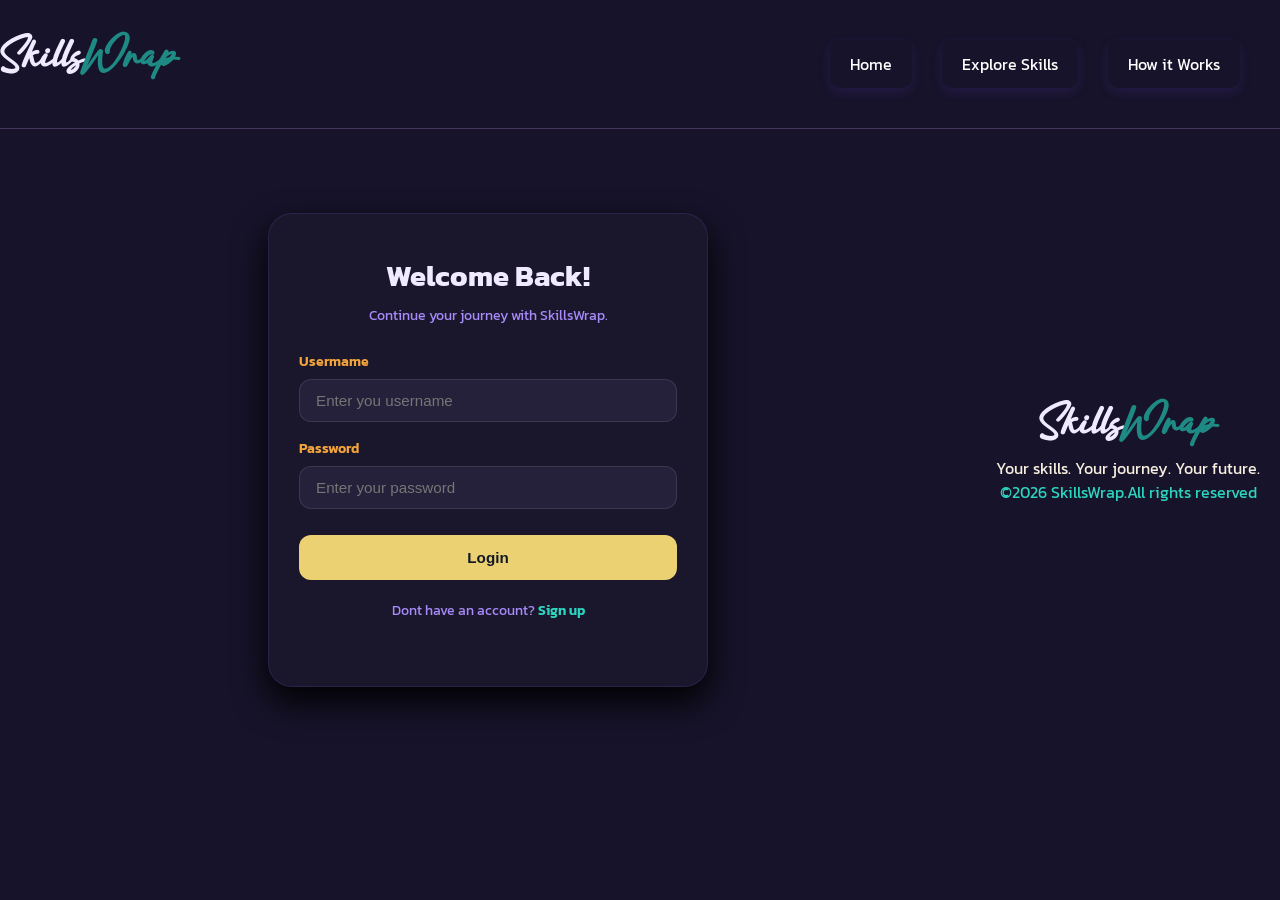
<file: login.html>
<!DOCTYPE html>
<html lang="en">
<head>
    <link rel="stylesheet" href="styles.css">
    <meta charset="UTF-8">
    <meta name="viewport" content="width=device-width, initial-scale=1.0">
    <title>LOG-IN</title>
     
</head>
<body class="auth-body">
    <header class="navbar3">
         <div class="logo">Skills<span class="black">Wrap</span></div>
            <nav class="nav-links">
                <a href="./" class="nav-button">Home</a>
                    <a href ="./#features" class="nav-button">Explore Skills</a>
                    <a href="./#how-it-works" class="nav-button">How it Works</a>
            </nav>
            </header>
    <!-- CONTAINER -->
<main class="login-container">
<h1>Welcome Back!</h1>
<p>Continue your journey with SkillsWrap.</p>
<form id="login-form">
    <label class="fullname">Usermame</label>
    <input type="text" id="username" name="username" class="signup-input" placeholder="Enter you username" required>

<label class="password">Password</label>
<input type="password" id="password" name="password" class="signup-input" placeholder="Enter your password" required minlength="8" maxlength="10">

    <button type="submit" class="primary-but">Login</button>
</form>

<p class="login-link">Dont have an account?
    <a href="signup.html" class="links">Sign up</a>
</p>
</main>
  <footer class="footer3">
    <a href="#home" class="logo">Skills<span class="black">Wrap</span></a>
    <p>Your skills. Your journey. Your future.</p>
    <p class="finish">&copy;2026 SkillsWrap.All rights reserved</p>
  </footer>
<script src="/script.js"></script>
</body>
</html>
</file>
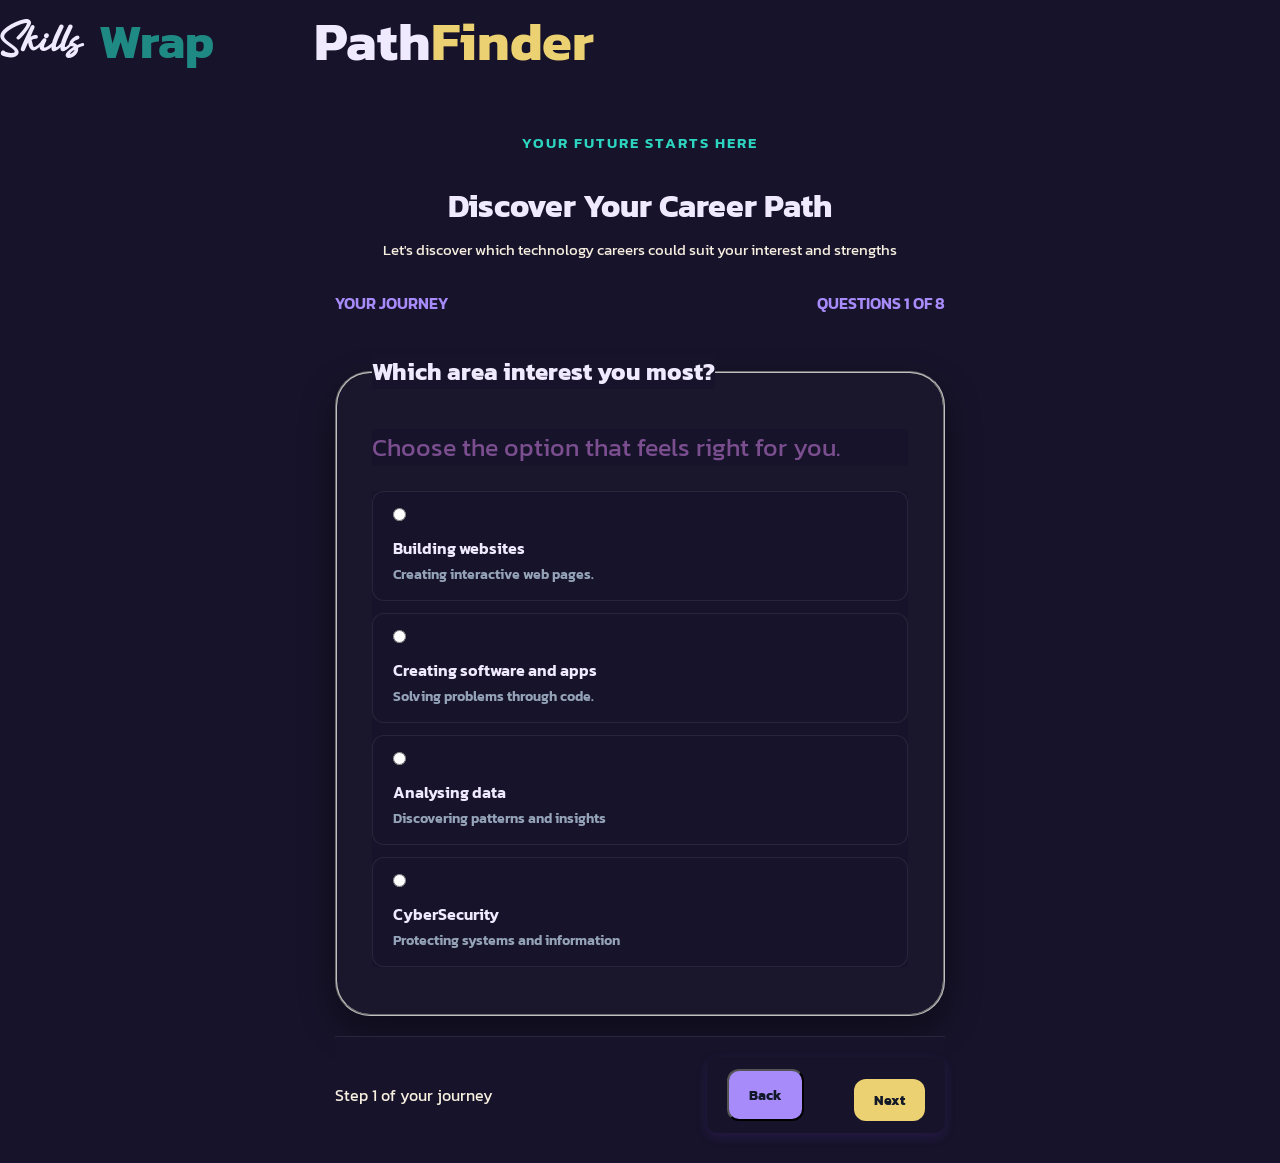
<file: pathfinder.html>
<!DOCTYPE html>
<html lang="en">
<head>
    <link rel="stylesheet" href="styles.css">
    <link rel="stylesheet" href="pathfinder.css">
    <meta charset="UTF-8">
    <meta name="viewport" content="width=device-width, initial-scale=1.0">
    <title>PathFinder|SkillsWrap</title>
</head>
<body>
<!-- TOP NAVIGATION -->
 <header class="pathfinder-navbar">
    <div class="nav-logos">
<div class="logo">Skills <span class="black">Wrap</span></div>
<div class="logo2">Path<span class="blacker">Finder</span></div>
</div>
 </header>

<!-- QUESTIONERS -->
<main class="pathfinder-container">
<section class="pathfinder-intro">
<p class="eyebrow">YOUR FUTURE STARTS HERE</p>
<h1>Discover Your Career Path </h1>
<p>Let's discover which technology careers could suit your interest and strengths</p>
</section>

<!-- PROGRESS INDICATOR -->
<section class="question-progress">
    <div class="progress-info">
        <span>YOUR JOURNEY</span>
        <span id="question-counter">QUESTIONS 1 OF 8</span>
    </div>
<div class="progress-track">
    <div class="progress-fill" id="progress-fill"></div>
</div>
</section>
    <!-- FIRST QUESTION -->
<form id="pathfinder-form">
    <fieldset class="question-card">
        <legend>Which area interest you most?</legend>
        <p class="question-description"> Choose the option that feels right for you.</p>
        <div class="option-grid">
            <label class="answer-option">
                <input type="radio" name="interest" value="web">
                <span class="answer-content">
                    <span class="answer-title">Building websites</span>
                    <span class="answer-description">Creating interactive web pages.</span>
                </span>
            </label>
            <label class="answer-option">
                <input type="radio" name="interest" value="software">
                <span class="answer-content">
                    <span class="answer-title">Creating software and apps</span>
                    <span class="answer-description">Solving problems through code.</span>
                </span>

            </label>
            <label  class="answer-option">
                <input type="radio" name="interest" value="data">
                <span class="answer-content">
                    <span class="answer-title">Analysing data</span>
                    <span class="answer-description">Discovering patterns and insights</span>
                </span>
            </label>
            <label  class="answer-option">
                <input type="radio" name="interest" value="cyber">
                <span class="answer-content">
                    <span class="answer-title">CyberSecurity</span>
                    <span class="answer-description">Protecting systems and information</span>
                </span>
            </label>
        </div>
    </fieldset>
    <!-- QUESTION TWO -->
    <fieldset class="question-card" hidden>
        <legend>What kind of problems do you enjoy solving?</legend>
        <p class="question-description">Choose the type of challenge that excites you most.</p>
        <div class="answer-options">

            <label class="answer-option">
                <input type="radio" name="interest" value="web">

                <span class="answer-content">
                    <span class="answer-title">Visual and design problems</span>
                
            <span class="answer-description">Making websites look and work better.</span>
            </span>
        </label>
        <label class="answer-option">
                        <input type="radio" name="interest" value="software">

                <span class="answer-content">
                    <span class="answer-title">Logical and technical problems</span>
                
            <span class="answer-description">Figuring how code and stystem should work.</span>
            </span>
        </label>

              <label class="answer-option">
                        <input type="radio" name="interest" value="data">

                <span class="answer-content">
                    <span class="answer-title">Questions that need evidence</span>
                
            <span class="answer-description">Using information to discover answers.</span>
            </span>
        </label>

                      <label class="answer-option">
                        <input type="radio" name="interest" value="cyber">

                <span class="answer-content">
                    <span class="answer-title">Security mysteries</span>
                
            <span class="answer-description">Investigating risks and finding weaknesses.</span>
            </span>
        </label>
        </div>
    </fieldset>

    <!-- QUESTION THREE -->
            <fieldset class="question-card" hidden>
        <legend>Which strengths describe you best?</legend>
        <p class="question-description">Choose the strength that sounds most like you .</p>
        <div class="answer-options">

            <label class="answer-option">
                <input type="radio"name="interest" value="web">

                <span class="answer-content">
                    <span class="answer-title">Creativity</span>
                
            <span class="answer-description">I enjoy coming up with ideas and creating things.</span>
            </span>
        </label>
        <label class="answer-option">
                        <input type="radio"name="interest" value="software">

                <span class="answer-content">
                    <span class="answer-title">Logical thinking</span>
                
            <span class="answer-description">I enjoy breaking problems down and finding solutions.</span>
            </span>
        </label>

                <label class="answer-option">
                        <input type="radio"name="interest" value="data">

                <span class="answer-content">
                    <span class="answer-title">Attention to detail</span>
                
            <span class="answer-description">I notice patterns, details, and things others might miss.</span>
            </span>
        </label>


                        <label class="answer-option">
                        <input type="radio"name="interest" value="cyber">

                <span class="answer-content">
                    <span class="answer-title">Investigation</span>
                
            <span class="answer-description">I like asking questions and figuring out what went wrong.</span>
            </span>
        </label>
        </div>
     </fieldset>

 
<!-- QUESTION FOUR -->
<fieldset class="question-card" hidden>
        <legend>What would you mostly enjoy creating or working with?</legend>
        <p class="question-description">Imagine the kind of work you'd enjoy doing.</p>
        <div class="answer-options">

            <label class="answer-option">
                <input type="radio" name="interest" value="web">

                <span class="answer-content">
                    <span class="answer-title">Websites and digital experiences</span>
                
            <span class="answer-description">Building attractive, interactive websites.</span>
            </span>
        </label>

            <label class="answer-option">
                <input type="radio" name="interest" value="software">

                <span class="answer-content">
                    <span class="answer-title">Software and applications</span>
                
            <span class="answer-description">Creating tools that solve everyday problems.</span>
            </span>
        </label>
        


            <label class="answer-option">
                <input type="radio" name="interest" value="data">

                <span class="answer-content">
                    <span class="answer-title">Data and reports</span>
                
            <span class="answer-description">Turning information into useful insights.</span>
            </span>
        </label>



            <label class="answer-option">
                <input type="radio" name="interest" value="cyber">

                <span class="answer-content">
                    <span class="answer-title">Secure sytems</span>
                
            <span class="answer-description">Helping keep technology and information safe.</span>
            </span>
        </label>
        </div>
    </fieldset>

    <!-- QUESTION FIVE -->
        <fieldset class="question-card" hidden>
        <legend>How do you prefer to approach a challenge?</legend>
        <p class="question-description">There's no wrong answer.Choose what feels natural to you.</p>
        <div class="answer-options">

            <label class="answer-option">
                <input type="radio"name="interest" value="web">

                <span class="answer-content">
                    <span class="answer-title">Experiment and create</span>
                
            <span class="answer-description">I like trying ideas and seeing what works.</span>
            </span>
        </label>

            <label class="answer-option">
                <input type="radio"name="interest" value="software">

                <span class="answer-content">
                    <span class="answer-title">Plan and solve logically</span>
                
            <span class="answer-description">I break a challenge into steps and work through it.</span>
            </span>
        </label>


            <label class="answer-option">
                <input type="radio"name="interest" value="data">

                <span class="answer-content">
                    <span class="answer-title">Analyse the evidence</span>
                
            <span class="answer-description">I look at facts and and patterns before deciding.</span>
            </span>
        </label>

            <label class="answer-option">
                <input type="radio"name="interest" value="cyber">

                <span class="answer-content">
                    <span class="answer-title">Investigating the cause </span>
                
            <span class="answer-description">I search for clues and figure out what went wrong.</span>
            </span>
        </label>
        </div>
    </fieldset>

<!-- QUESTION SIX -->
       <fieldset class="question-card" hidden>
        <legend>Which kind of task would keep you curious?</legend>
        <p class="question-description">Choose the task you;d be most excited to explore.</p>
        <div class="answer-options">

            <label class="answer-option">
                <input type="radio"name="interest"value="web">

                <span class="answer-content">
                    <span class="answer-title">Improving a website</span>
                
            <span class="answer-description">Making a website more useful, attractive , and interactive.</span>
            </span>
        </label>

            <label class="answer-option">
                <input type="radio"name="interest"value="software">

                <span class="answer-content">
                    <span class="answer-title">Building a new feature</span>
                
            <span class="answer-description">Writing code to make an application do something new.</span>
            </span>
        </label>



            <label class="answer-option">
                <input type="radio"name="interest"value="data">

                <span class="answer-content">
                    <span class="answer-title">Finding a new trend in data</span>
                
            <span class="answer-description">Discovering what numbers and information reveal.</span>
            </span>
        </label>

 <label class="answer-option">
                <input type="radio"name="interest"value="cyber">

                <span class="answer-content">
                    <span class="answer-title">Finding a security weakness</span>
                
            <span class="answer-description">Investing how a system could be made safer.</span>
            </span>
        </label>
        </div>
</fieldset>

<!-- QUESTION SEVEN -->
       <fieldset class="question-card" hidden>
        <legend>What's your current experience with technology?</legend>
        <p class="question-description">This helps us prersonalise your learning roadmap.</p>
        <div class="answer-options">

            <label class="answer-option">
                <input type="radio" name="interest" value="beginner">

                <span class="answer-content">
                    <span class="answer-title">I'm a beginner </span>
                
            <span class="answer-description">I'm just starting and still learning the basics.</span>
            </span>
        </label>

    <label class="answer-option">
                <input type="radio" name="interest" value="some-practise">

                <span class="answer-content">
                    <span class="answer-title">I have some experience </span>
                
            <span class="answer-description">I've learned some concepts and practised a little.</span>
            </span>
        </label>

    <label class="answer-option">
                <input type="radio" name="interest" value="building-projects">

                <span class="answer-content">
                    <span class="answer-title">I've built a few projects </span>
                
            <span class="answer-description">I've applied my skills to create working projects.</span>
            </span>
        </label>
        </div>
</fieldset>
<!-- QUESTION EIGHT  -->
           <fieldset class="question-card" hidden>
        <legend>What would you most like to achieve in your tech career?</legend>
        <p class="question-description">Think about the kind of impact you'd love to make.</p>
        <div class="answer-options">

            <label class="answer-option">
                <input type="radio"name="interest" value="web">

                <span class="answer-content">
                    <span class="answer-title">Create amazing digital experiences</span>
                
            <span class="answer-description">Building websites that people enjoy using.</span>
            </span>
        </label>

            <label class="answer-option">
                <input type="radio"name="interest" value="software">

                <span class="answer-content">
                    <span class="answer-title">Build solutions to real problems</span>
                
            <span class="answer-description">Develop software and application that make life easier.</span>
            </span>
        </label>



            <label class="answer-option">
                <input type="radio"name="interest" value="data">

                <span class="answer-content">
                    <span class="answer-title">Turn data into useful decisions</span>
                
            <span class="answer-description">Help people and businesses understand information.</span>
            </span>
        </label>

            <label class="answer-option">
                <input type="radio"name="interest" value="cyber">

                <span class="answer-content">
                    <span class="answer-title">Protect people and technology</span>
                
            <span class="answer-description">Help keep systems, account ,and information secure.</span>
            </span>
        </label>
        </div>
</fieldset>
<!-- NAVIGATIONS BUTTON -->
<div class="question-nav">
    <span class="step-caption">Step 1 of your journey</span>
    <div class="nav-button">
    <button type="button" id="back-qn" class="secondary-but">Back</button>
    <button type="button" id="next-qn" class="primary-but">Next</button>
    </div>  
    
</div>
</form>
<div id="results-container" style="display:none;"></div>  
</main>
    <script src="script.js"></script>
</body>
</html>
</file>
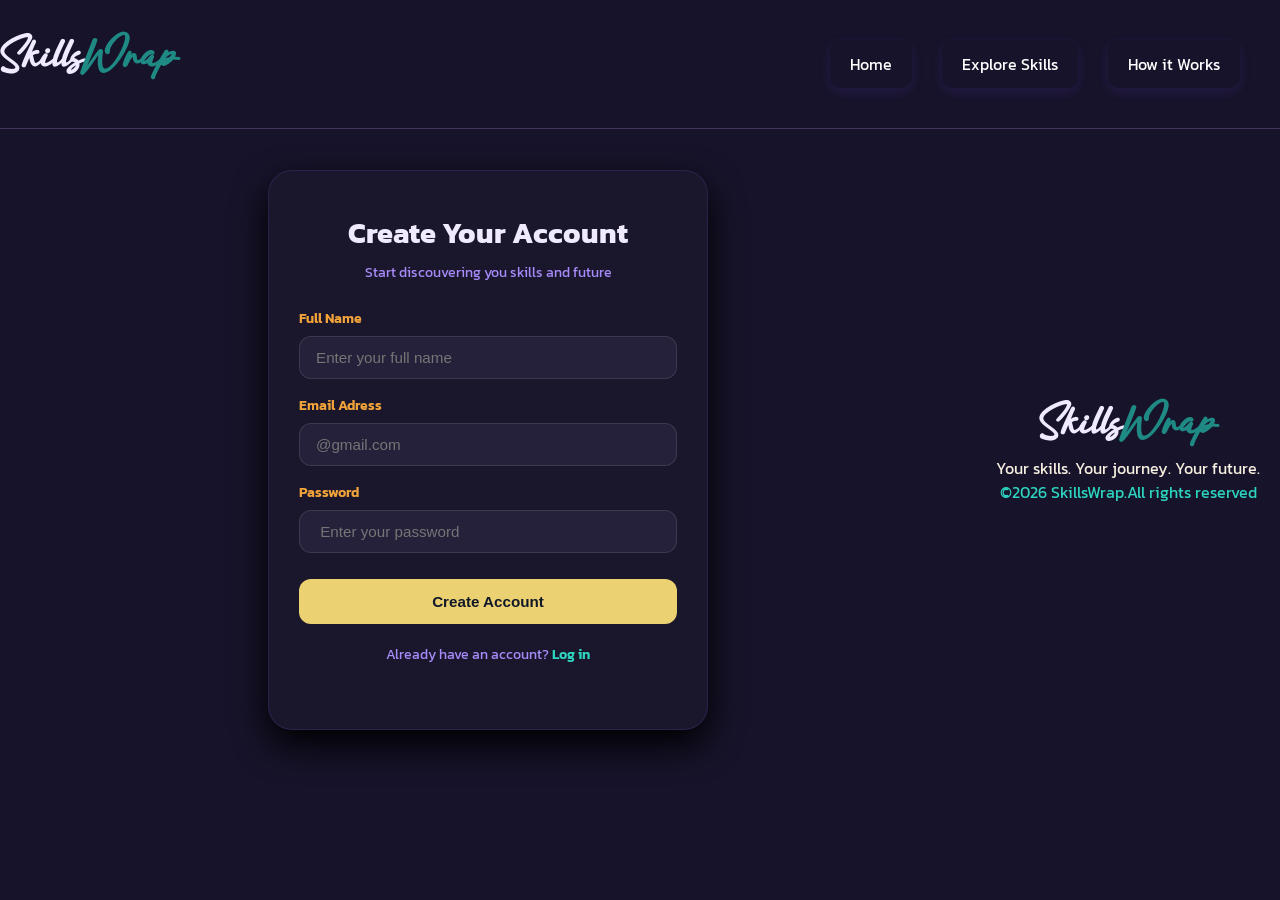
<file: signup.html>
<!DOCTYPE html>
<html lang="en">
<head>
      <link rel="stylesheet" href="styles.css">
    <meta charset="UTF-8">
    <meta name="viewport" content="width=device-width, initial-scale=1.0">
    <title>Skills Wrap - Create an account</title>
</head>
<body class="auth-body">
     <header class="navbar2">

         <div class="logo">Skills<span class="black">Wrap</span></div>
            <nav class="nav-links">
                <a href="./" class="nav-button">Home</a>
                    <a href ="./#features" class="nav-button">Explore Skills</a>
                    <a href="./#how-it-works" class="nav-button">How it Works</a>
            </nav>
    </header> 
 <main class="signup-container">
    <h1>Create Your Account</h1>
    <p>Start discouvering you skills and future</p>
    <form id="signup-form">
        <label class="fullname">Full Name</label>
        <input type="text" id="fullname" class="signup-input" placeholder="Enter your full name" required>


        <label class="email">Email Adress</label>
        <input type="email" id="email" class="signup-input" placeholder="@gmail.com" required>

        <label class="Password">Password</label>
        <input type="password" id="password"  class="signup-input" placeholder=" Enter your password " required minlength="8" maxlength="10">

        <button type="submit" class="primary-but">Create Account</button>
    </form>
    <p class="login-link">Already have an account?
    <a href="login.html" class="links">Log in</a>
        </p>
 </main>  
   <footer class="footer2">
    <a href="#home" class="logo">Skills<span class="black">Wrap</span></a>
    <p>Your skills. Your journey. Your future.</p>
    <p class="finish">&copy;2026 SkillsWrap.All rights reserved</p>
  </footer> 
<script src="script.js"></script> 
</body>
</html>
</file>
<file: styles.css>
@import url('https://fonts.googleapis.com/css2?family=Kanit:ital,wght@0,100;0,200;0,300;0,400;0,500;0,600;0,700;0,800;0,900;1,100;1,200;1,300;1,400;1,500;1,600;1,700;1,800;1,900&display=swap');


@font-face{
    font-family: "Astoria";
    src:url("fonts/astoria_2/Astoria.otf")
    format("opentype");
    font-weight: 400;
    font-style: normal;
}
@font-face {
    font-family: "Milestone";
    src: url(fonts/milesdane/Milesdane\ Trial.otf)
    format("opentype");
    font-weight: 400;
    font-style: normal;
}

 *{
    margin: 0;
    padding: 0;
    box-sizing: border-box;
 }

body{
    margin: 0;
    padding: 0;
    box-sizing: border-box;
    font-family: "Kanit",sans-serif;
    background-color: #17132A;
    color:#F7EFE0;
    
}
/* NAVBAR */
.navbar{
    display: flex;
    justify-content: space-between;
    align-items: center;
    padding-bottom: 10px;
    border-bottom:1px solid #44365C;
    margin-bottom: 10px;
    position: fixed;
    left: 0;
    top: 0;
    right: 0;
}
/* LOGO */
.logo{
    font-size: 50px;
    font-weight: bold;
    text-decoration: none;
    font-family: "Astoria",sans-serif;
    color:#f0eaff;
}
/* NAVIGATION LINKS */
.nav-links{
    display: flex;
    align-items: center;
    gap:30px;
    list-style: none;
    text-decoration: none;
    margin:20px;
    padding: 20px;
    margin-bottom:10px;
    border-bottom:10px;
}

/* GET STARTED BUTTON */
.nav-button{
    color:white;
    padding:12px 20px;
    border-radius: 10px;
    text-decoration: none;
    box-shadow:0 4px 12px rgba(112,71,235,0.15);
     transition: 0.3s ease, box-shadow 0.3s ease,transform 0.3s ease; 
}
.nav-button:hover{
    background-color: #1F8A83;
    transform: translateY(-3px);
}
/* HERO SECTION */
.hero{
    display: flex;
    align-items: center;
    justify-content: space-between;
    gap: 40px;
    border-bottom:1px solid #44365C;
    margin-bottom: 10px;
    padding-top: 10em;
}
.hero-content{
    flex:1;
  
} 
.hero-image{
    display:grid;
    grid-template-rows: 1fr 1fr;
    gap:10px; 
    border-radius: 20px;
} 

.hero-content h1{
color: #F7EFE0;
font-size: 70px;
padding:50px;
}
.hero-description{
    padding:20px;
    font-size: 20px;
    color:  #f0eaff;
}

.eyebrow{
    color: #7A4E8F;
    font-size: 20px;
    display: inline-block;
    margin-bottom: 16px;
    padding: 20px;

}
.black{
    color:#1F8A83;
}
/* HERO BUTTONS */
.btn-primary{
    background-color:  #F2A33A;
    color: #7A4E8F;
    padding: 12px 20px;
    border-radius: 10px;
    text-decoration: none;
    font-weight: 700;
    box-shadow: 0 4px 12px rgba(112,71,235,0.15);
     transition: 0.3s ease, box-shadow 0.3s ease,transform 0.3s ease; 
}
.btn-primary:hover{
    background-color: #f0eaff;
    transform: translateY(-2px);
}
.btn-secondary{ 
       background-color: #7A4E8F;
    color: #F7EFE0;
    padding: 12px 20px;
    border-radius: 10px;
    text-decoration: none;
    font-weight: 700;
    box-shadow: 0 4px 12px rgba(112,71,235,0.15);
     transition: 0.3s ease, box-shadow 0.3s ease,transform 0.3s ease
}
.btn-secondary:hover{
      background-color: #1F8A83;
    transform: translateY(-2px);
}
/* FEATURE CONTAINER */
.features{
    padding:100px 40px;
    text-align: center;
    background-color: #17132a;
 border-bottom:1px solid #44365C;
    margin-bottom: 10px;

}
.features .section-heading{

    margin: 0 auto 60px auto;
    align-items: center;
    padding: 20px;
    font-size: 36px;
    font-style: "Kanit" san serif;
}
.features h3{
    font-size :2.2rem;
    font-weight: 700;
    line-height: 1.2;
    color:#fbbf24;
    margin-bottom: 10px;
}
.feature-container{
    display:grid;
    grid-template-columns: repeat(4,1fr);
    gap:20px;
    max-width: 1280px;
    margin: 0 auto;
    text-align: left;
}
.feature-card{
    border: 1px solid rgba(139, 92, 246,0.15);
    border-radius: 20px;
    padding: 28px 22px;
    display: flex;
    flex-direction: column;
    justify-content: space-between;
    transition:all 0.25s ease;
}

 .feature-card img{
    height: 36px;
    object-fit: contain;
    margin-bottom: 20px;
    padding:8px;
    border-radius: 12px;
 }
 .feature-card p{
    color:#94a3b8;
    font-size: 0.95rem;
    line-height: 1.5;
    margin-bottom: 24px;
 }
 
 .feature-butt{
    color: #f0eaff;
    text-decoration: none;
    font-weight: 600;
    font-size: 0.85rem;
    transition: color 0.2s ease;
 }
 .feature-butt:hover{
    transform: translateY(-4px);
    text-decoration: underline;
    color: #a78bfa;
 }
 /* HOW IT WORKS */
 .how-it-works{
    padding:100px 40px;
    background-color: #17132a;
    text-align: center;
     border-bottom:0.5px solid #44365C;
    margin-bottom: 8px;

}
.section-heading{
max-width: 700px;
margin:0 auto 60px auto;
}
.how-it-works h2{
    font-size: 2.2rem;
    font-weight: 700;
    color:#f0eaff;
    margin-bottom: 10px;
}
.section-heading p{
    color:#94a3b8;
    font-size: 1.2rem;
}
/* STEPS CONTAINER */
.steps-container{
    display: grid;
    grid-template-columns: repeat(4,1fr);
    gap:30px;
    max-width: 1200px;
    margin:0 auto 80px auto;
    text-align: left;
}
.step{ 
    background-color: #1a172c;
    /* border: 1px solid rgba(139, 92, 246,0.15); */
      box-shadow:0 4px 12px rgba(112,71,235,0.15);
     transition: 0.3s ease, box-shadow 0.3s ease,transform 0.3s ease; 
     border-radius: 20px;
    
}
.step:hover{
    transform: translateY(-4px);
    border-color: #a78bfa;
}
.step h3{
    font-size:1.2rem;
    font-weight: 700;
    color:#2dd4bf;
    margin-bottom: 12px;
}
/* FOOTER */
.footer{
      padding:20px;
    background-color: #17132a;
    text-align: center;
}
.finish{
    color:#2dd4bf
}
/* SIGN UP AND LOGIN CONTAINER */
.auth-body{
    display: flex;
    justify-content: center;
    align-items: center;
    min-height: 100vh;
    background-color: #17132A;
}
.signup-container,
.login-container{
    background-color: #1a172c;
    border: 1px solid rgba(139, 92, 246,0.15);
     width:100%;
    max-width: 440px;
    margin:0 auto;
    padding: 40px 30px;
    box-sizing: border-box;
    border-radius: 24px;
    box-shadow: 0 15px 35px rgba(0,0,0.4);
    transition: all 0.3s ease;
}
.signup-container:hover,
.login-container:hover{
    transform: translateY(-3px);
    border-color: #a78bfa;
}
/* PAGE HEADINGS */
.signup-container h1,
.login-container h1{
    color:#f0eaff;
    font-size: 1.8rem;
    text-align: center;
    margin-bottom: 8px;
}
.signup-container p,
.login-container p{
    color: #a78bfa;
    text-align: center;
    font-size: 0.9rem;
    margin-bottom: 24px;
    line-height: 1.5;
}
/* FORM LAYOUT */
#signup-form,
#login-form{
    display:flex;
    flex-direction: column;
    gap:16px;
}
label{
    color:#F2A33A;
    font-weight: 600;
    font-size: 0.85rem;
    margin-bottom: -8px;
}
/* INPUT FIELDS */
.signup-input{
    width:100%;
    box-sizing: border-box;
    padding: 12px 16px;
    border:1px solid rgba(255,255,255,0.1);
    border-radius: 12px;
    background-color: #25213b;
    color:#f0eaff;
    font-size: 0.95rem;
    outline:none;
    transition: border-color 0.2s ease, box-shadow 0.24s ease;
}
.signup-input:focus{
    border-color: #a78bfa;
    box-shadow: 0 0 0 3px rgba(167, 139 250, 0.15);
}
/* BUTTONS */
.primary-but{
    width:100%;
    border: none;
    cursor:pointer;
    background-color: #ebd172;
    color: #111827;
    padding: 14px;
    border-radius: 12px;
    font-size: 0.95rem;
    font-weight: 700;
    margin-top: 10px;
    transition: transform 0.2s ease, box-shadow 0.24s ease;;
}
.primary-but:hover{
    transform: translateY(-2px);
    opacity: 0.95;
}
/* SWITCH LINKS */
.login-link{
    margin-top: 20px;
    text-align: center;
    font-size: 0.85rem;
    color:#a78bfa;
}
.links{
    color:#2dd4bf;
    font-weight:600;
    text-decoration: none;
}
.links:hover{
    text-decoration: underline;
}
/* SIGNUP AND LOGIN NAVS */
.navbar2{
    display: flex;
    justify-content: space-between;
    align-items: center;
    padding-bottom: 10px;
    border-bottom:1px solid #44365C;
    margin-bottom: 10px;
    position: fixed;
    left: 0;
    top: 0;
    right: 0;
}
/* FOOTER */
.footer2{
      padding:20px;
    background-color: #17132a;
    text-align: center;
}
.navbar3{
    display: flex;
    justify-content: space-between;
    align-items: center;
    padding-bottom: 10px;
    border-bottom:1px solid #44365C;
    margin-bottom: 10px;
    position: fixed;
    left: 0;
    top: 0;
    right: 0;
}
.footer3{
      padding:20px;
    background-color: #17132a;
    text-align: center;
}
</file>
<file: pathfinder.css>
@import url('https://fonts.googleapis.com/css2?family=Kanit:ital,wght@0,100;0,200;0,300;0,400;0,500;0,600;0,700;0,800;0,900;1,100;1,200;1,300;1,400;1,500;1,600;1,700;1,800;1,900&display=swap');

@font-face{
    font-family: "Astoria";
    src:url("fonts/astoria_2/Astoria.otf")
    format("opentype");
    font-weight: 400;
    font-style: normal;
}
@font-face {
    font-family: "Milestone";
    src: url(fonts/milesdane/Milesdane\ Trial.otf)
    format("opentype");
    font-weight: 400;
    font-style: normal;
}

* *{
    margin: 0;
    padding: 0;
    box-sizing: border-box;
    font-family: "Kanit",sans-serif;
    background-color: #17132A; 
}

/* PATHFINDER NAVBARS */
.pathfinder-nav{
    display: flex;
    align-items: center;
    justify-content: space-between;
    padding: 20px 40px;
    background-color: #17132A;
    border-bottom: 1px solid rgba(255, 255, 255, 0.08);
}
.nav-logos{
    display: flex;
    align-items: center;
    gap: 100px;
}
.logo{
    font-size: 3.0rem;
    font-weight: 700;
    color: #f0eaff;
}
.logo2{
    font-size: 3.4rem;
    font-weight: 700;
    color: #f0eaff;;
}
.blacker{
    color:#ebd172
}
/* MAIN CONTAINER */
.pathfinder-container{
    max-width: 650px;
    margin:30px auto;
    padding:0 20px;
}
.pathfinder-form{
    display: grid;
    grid-template-columns: repeat(2, 1fr);
    gap:15px;
    margin-top: 15px;
}
/* INTRO SECTION */
.pathfinder-intro{
    text-align: center;
    margin-bottom: 30px;
}
.eyebrow{
    color: #2dd4bf;
    font-size: 1.0rem;
    font-weight: 600;
    letter-spacing: 2px;
    margin-bottom: 8px;
}
.pathfinder-intro h1{
    font-size: 2rem;
    color:#f0eaff;
    margin-bottom: 8px;
}
.pathfinder-intro p{
    font-size: 0.95rem;
}
/* PROGRESS BAR */
.question-progress{
    margin-bottom: 25px;
} 
.progress-info{
    display: flex;
    justify-content: space-between;
    font-size: 1rem;
    color: #a78bfa;
    margin-bottom: 8px;
    font-weight: 600;
}
.progress-track{
    width:100%;
    height: 6px;
    border-radius: 3px;
    overflow: hidden;
}
/* .progress-fill{
    width:12.5%;
    height:100%;
    background-color: #ebd172;
} */
 /* QUESTION CARD */
 .question-card{
    background-color: #1a172c;
    border:1px solid rgba(139, 92 ,246 0.15);
    border-radius: 35px;
    padding: 35px;
    box-shadow: 0 15px 35px rgba(0, 0, 0, 0.4);
    margin-bottom: 20px;
    box-sizing: border-box;
 }
 .question-card legend{
    font-size:1.5rem;
    font-weight: 700;
    color: #f0eaff;
    margin-bottom: 5px;
    padding: 0;
 }
 .question-description{
    color: #7A4E8F;
    font-size: 1.55rem;
    margin-bottom: 25px;
 }
 /* ANSWER OPTIONS */
 .options-grid{
    display:grid;
    grid-template-columns: repeat(2 1fr);
    gap:15px;
 }
.answer-option{
    display: flex;
    flex-direction: column;
    align-items: flex-start;
    gap: 15px;
    background-color: #17132A;
    border: 1px solid rgba(255,255,255,0.08);
    border-radius: 12px;
    padding: 16px 20px;
    margin-bottom: 12px;
    cursor: pointer;
    transition: all 0.3s ease;
}
.answer-option:hover{
    border-color: #a78bfa;
    background-color: #17132A;
    transition: translateY(-2px);
}
.answer-content{
    display:flex;
    flex-direction: column;
    gap:4px;
}
.answer-title{
    font-size: 1rem;
    font-weight: 600;
    color:#f0eaff;
}
.answer-description{
    font-size:0.85rem;
    color:#94a3b8;
}
/* QUESTION NAV/BUTTON */
.question-nav{
    display:flex;
    justify-content:space-between;
    align-items: center;
    border-top:1px solid rgba(255,255, 255 ,0.08) ;
    padding-top: 20px;
    margin-top: 20px;
}
.steps-caption{
    font-size: 0.85rem;
    color:#94a3b8;
}

.nav-button{
    display: flex;
    gap:50px;
} 
 .primary-but{
    background-color: #ebd172;
    color:#111827;
    border: none;
    border-radius: 12px;
    padding:10px 20px;
    font-size: 0.9rem;
    font-weight:700;
    cursor: pointer;
    /* transition: transform 0.2s ease opacity 0.2s ease; */
} 
/* .primary-but:hover{
    transition: translateY(-2px);
}  */
.secondary-but{
    background-color: #a78bfa;
    color:#111827;
    /* border: 1px solid rgba(255,255,255,0.1); */
    border-radius: 12px;
    padding:10px 20px;
    font-size: 0.9rem;
    font-weight:700;
    cursor: pointer;
    /* transition: transform 0.2s ease opacity 0.2s ease; */
}
/* .secondary-but:hover{
    transition: translateY(-2px);
}  */
</file>
